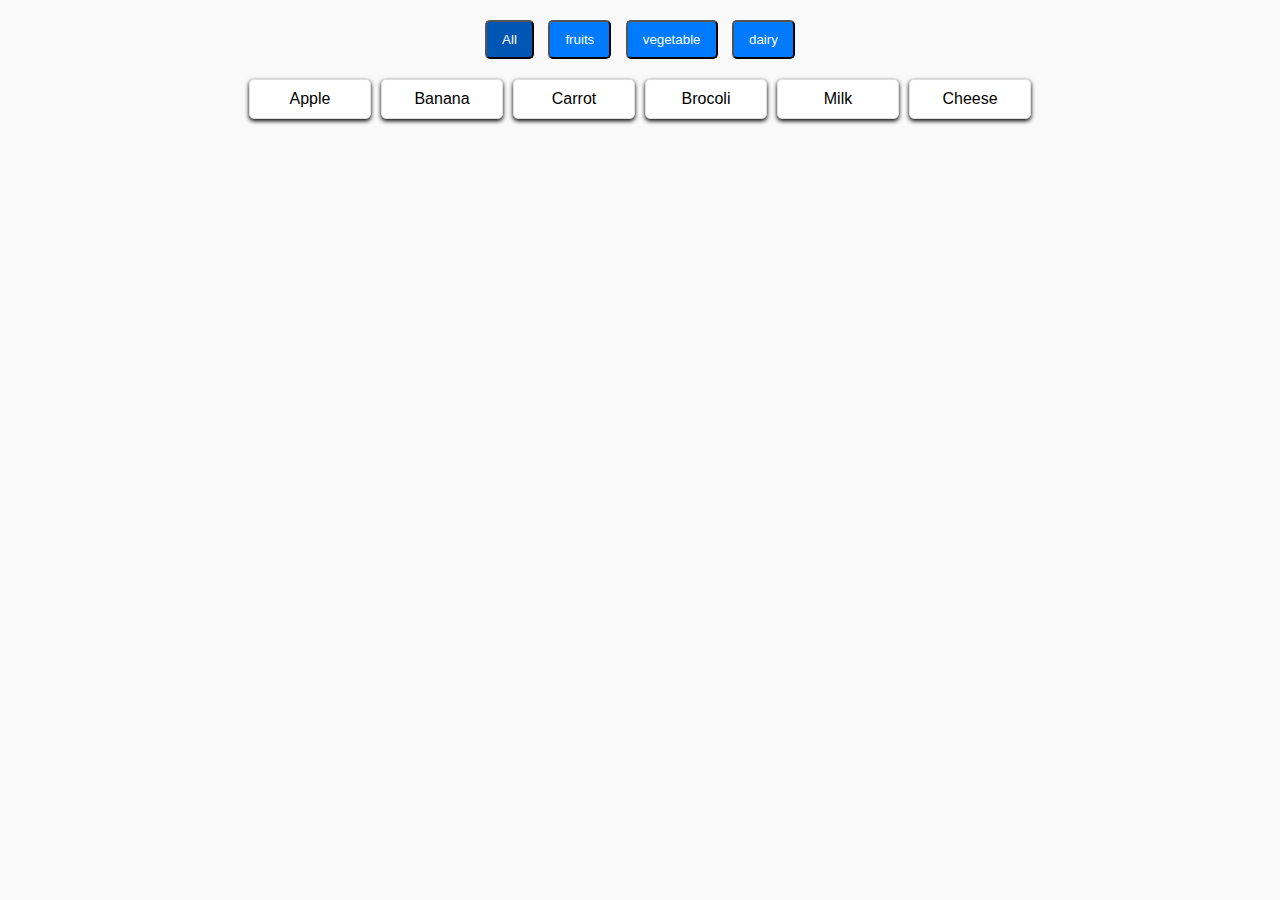
<file: Yunusova/Юнусова 17.05/index.html>
<!DOCTYPE html>
<html lang="en">
<head>
    <meta charset="UTF-8">
    <meta name="viewport" content="width=device-width, initial-scale=1.0">
    <title>Yunusova-17.05</title>
    <link rel="stylesheet" href="style.css">
</head>
<body>
    <div class="filter-buttons">
        <button data-category="all" class="active">All</button>
        <button data-category="fruits">fruits</button>
        <button data-category="vegetable">vegetable</button>
        <button data-category="dairy">dairy</button>

    </div>
    <div class="items">
        <div class="item" data-category="fruits">Apple</div>
        <div class="item" data-category="fruits">Banana</div>
        <div class="item" data-category="vegetable">Carrot</div>
        <div class="item" data-category="vegetable">Brocoli</div>
        <div class="item" data-category="dairy">Milk</div>
        <div class="item" data-category="dairy">Cheese</div>
    </div>


    <script src="main.js"></script>
</body>
</html>
</file>
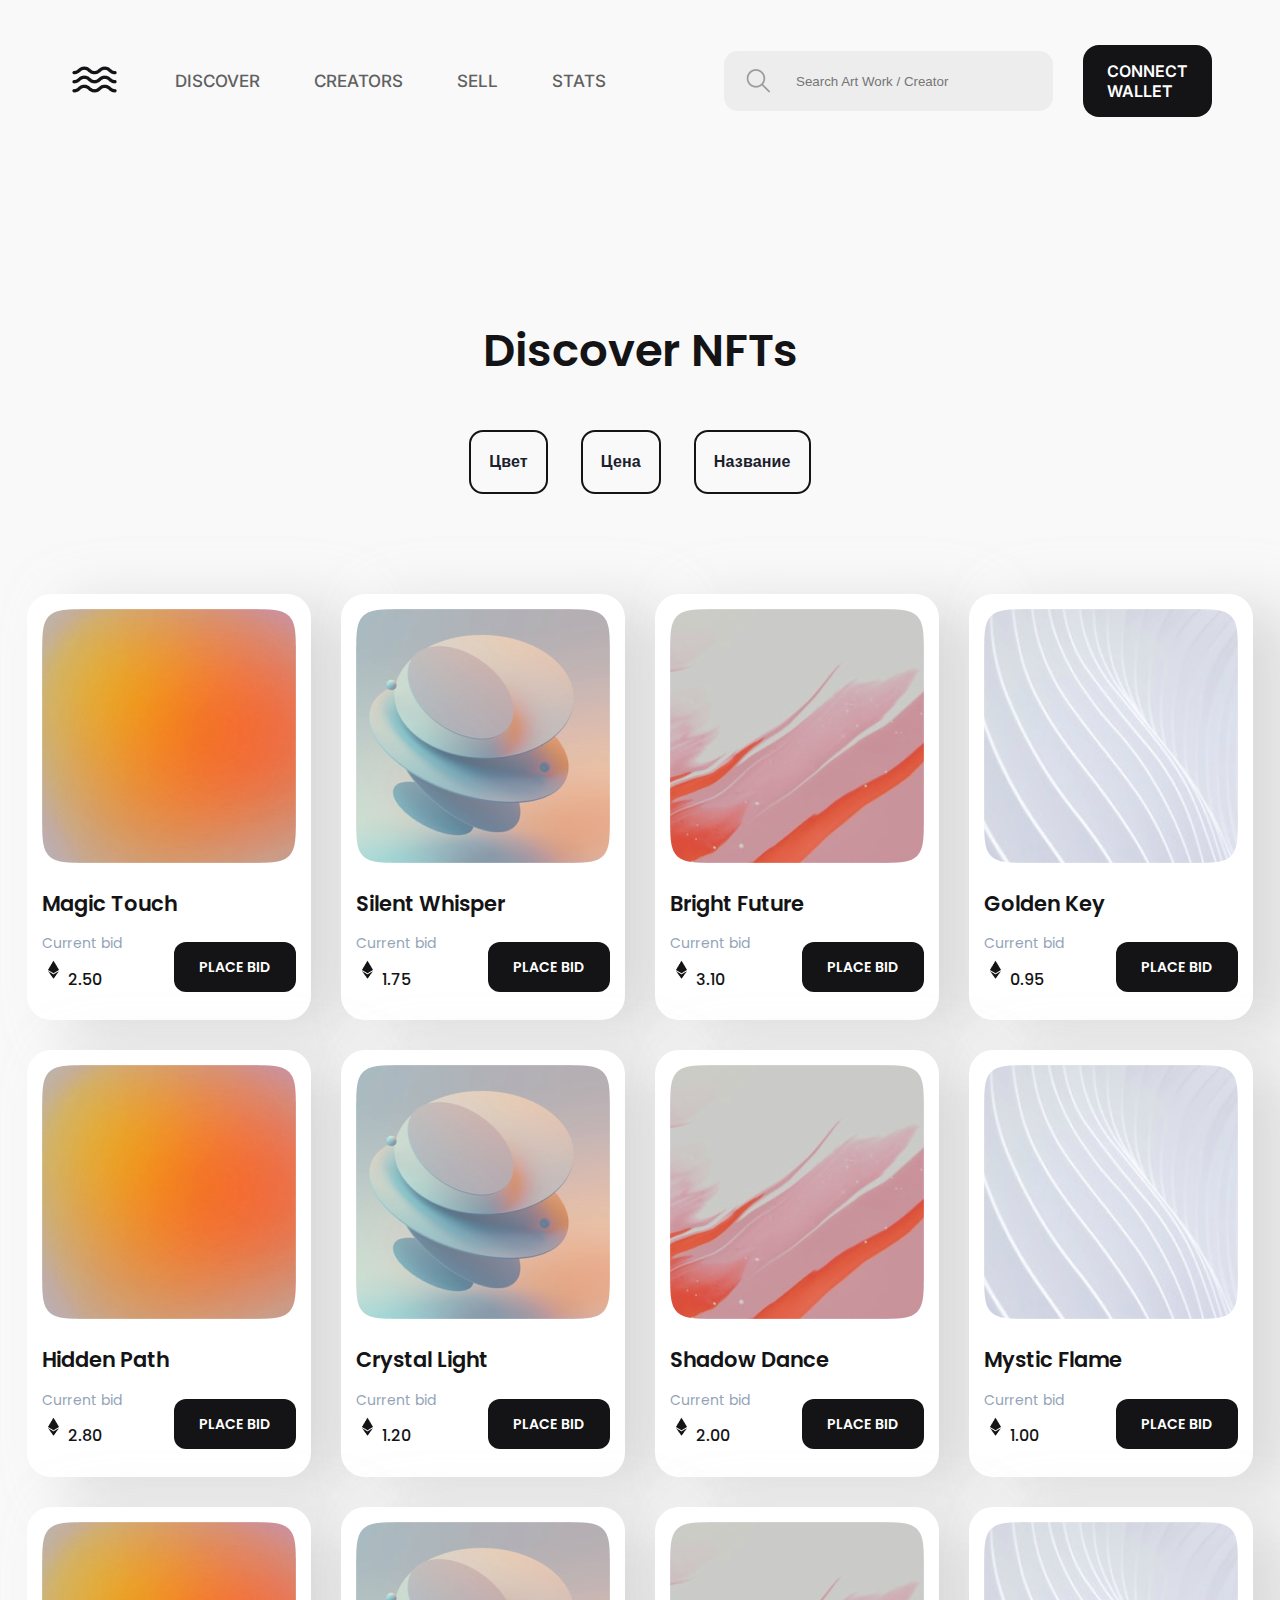
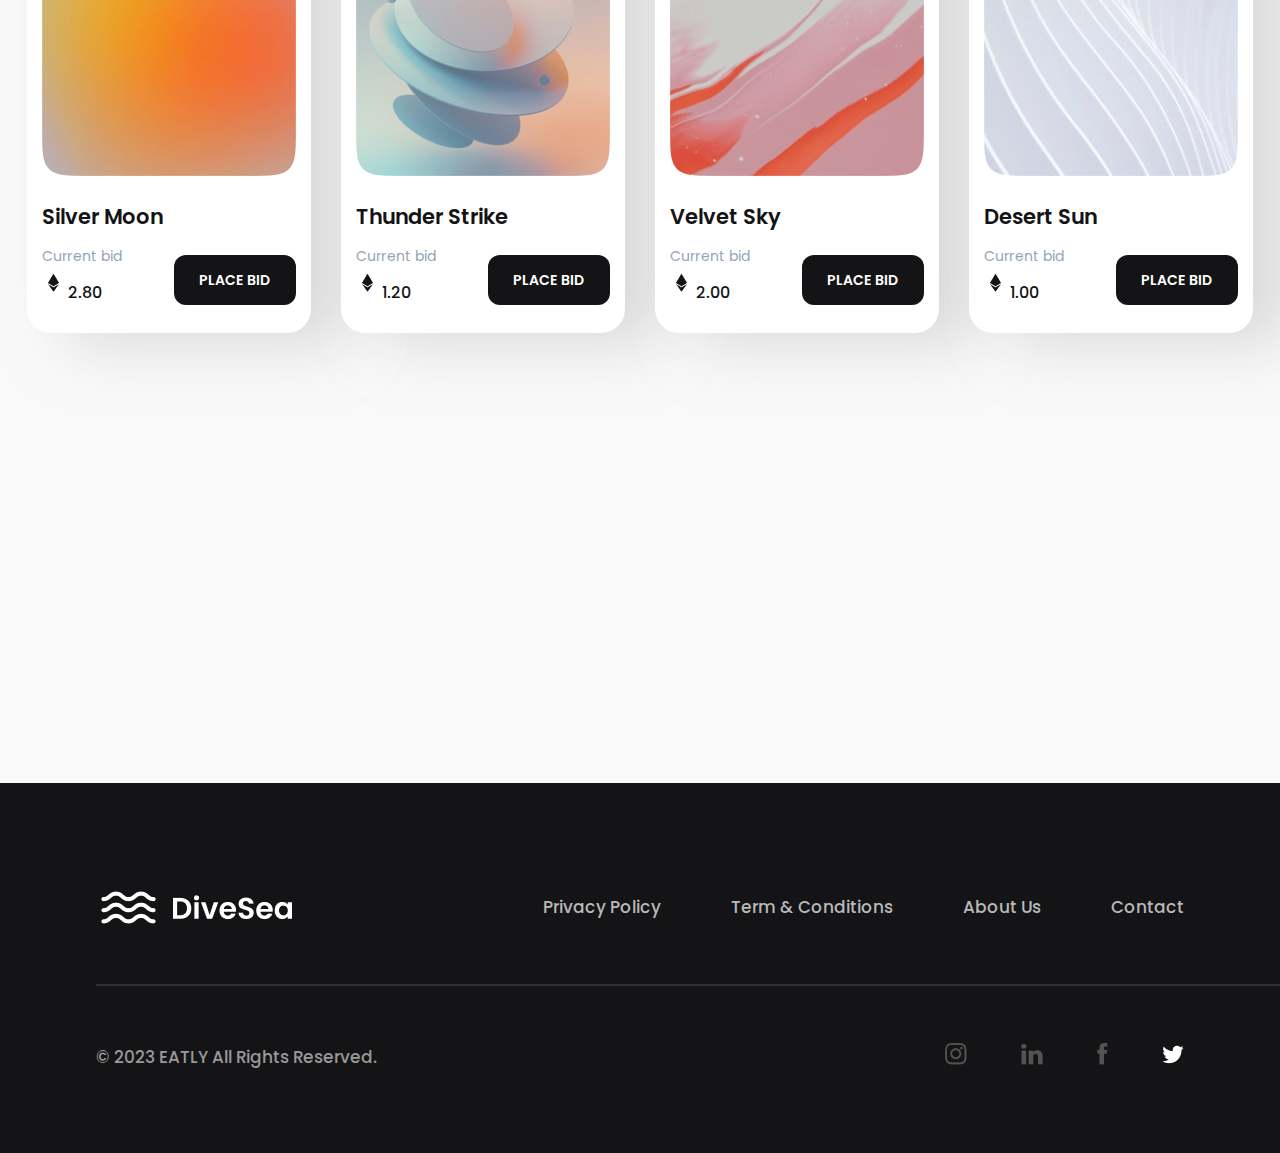
<file: Yunusova/Юнусова макет/index.html>
<!DOCTYPE html>
<html lang="en">
  <head>
    <meta charset="UTF-8" />
    <meta name="viewport" content="width=device-width, initial-scale=1.0" />
    <title>Юнусова-макет</title>
    <link rel="stylesheet" href="./css/main.css" />
  </head>
  <body>
    <nav>
      <div class="container nav_fill">
        <div class="nav_left">
          <ul>
            <li>
              <a href=""><img src="./img/Logo.png" alt="" /></a>
            </li>
            <li><a href="">DISCOVER</a></li>
            <li><a href="">CREATORS</a></li>
            <li><a href="">SELL</a></li>
            <li><a href="">STATS</a></li>
          </ul>
        </div>
        <div class="nav_right">
          <div class="searchall">
            <img src="./img/search.png" alt="лупа" />
            <input type="search" placeholder="Search Art Work / Creator" />
          </div>
          <a href="" class="btn">CONNECT WALLET</a>
        </div>
      </div>
    </nav>

    <section class="section_one">
      <div class="container">
        <h2>Discover NFTs</h2>
        <div class="buttons">
          <a href="#" class="button" id="sort-color">Цвет</a>
          <a href="#" class="button" id="sort-price">Цена</a>
          <a href="#" class="button" id="sort-name">Название</a>
        </div>
      </div>
    </section>

    <section class="section_two">
      <div class="container">
        <div class="cards" id="cards-list">
          <!-- Карточки с данными для сортировки -->
          <div class="card" data-color="1" data-price="2.50" data-name="Magic Touch">
            <img src="./img/card1.png" alt="">
            <h3>Magic Touch</h3>
            <div class="btm">
              <div class="left">
                <p class="top">Current bid</p>
                <div class="bottom">
                  <img src="./img/mdi_ethereum.png" alt="">
                  <p>2.50</p>
                </div>
              </div>
              <div class="right">
                <a href="" class="card_btm">PLACE BID </a>
              </div>
            </div>
          </div>
          <div class="card" data-color="2" data-price="1.75" data-name="Silent Whisper">
            <img src="./img/card2.png" alt="">
            <h3>Silent Whisper</h3>
            <div class="btm">
              <div class="left">
                <p class="top">Current bid</p>
                <div class="bottom">
                  <img src="./img/mdi_ethereum.png" alt="">
                  <p>1.75</p>
                </div>
              </div>
              <div class="right">
                <a href="" class="card_btm">PLACE BID </a>
              </div>
            </div>
          </div>
          <div class="card" data-color="3" data-price="3.10" data-name="Bright Future">
            <img src="./img/card3.png" alt="">
            <h3>Bright Future</h3>
            <div class="btm">
              <div class="left">
                <p class="top">Current bid</p>
                <div class="bottom">
                  <img src="./img/mdi_ethereum.png" alt="">
                  <p>3.10</p>
                </div>
              </div>
              <div class="right">
                <a href="" class="card_btm">PLACE BID </a>
              </div>
            </div>
          </div>
          <div class="card" data-color="4" data-price="0.95" data-name="Golden Key">
            <img src="./img/card4.png" alt="">
            <h3>Golden Key</h3>
            <div class="btm">
              <div class="left">
                <p class="top">Current bid</p>
                <div class="bottom">
                  <img src="./img/mdi_ethereum.png" alt="">
                  <p>0.95</p>
                </div>
              </div>
              <div class="right">
                <a href="" class="card_btm">PLACE BID </a>
              </div>
            </div>
          </div>
          <!-- Повторяем карточки для примера -->
          <div class="card" data-color="1" data-price="2.80" data-name="Hidden Path">
            <img src="./img/card1.png" alt="">
            <h3>Hidden Path</h3>
            <div class="btm">
              <div class="left">
                <p class="top">Current bid</p>
                <div class="bottom">
                  <img src="./img/mdi_ethereum.png" alt="">
                  <p>2.80</p>
                </div>
              </div>
              <div class="right">
                <a href="" class="card_btm">PLACE BID </a>
              </div>
            </div>
          </div>
          <div class="card" data-color="2" data-price="1.20" data-name="Crystal Light">
            <img src="./img/card2.png" alt="">
            <h3>Crystal Light</h3>
            <div class="btm">
              <div class="left">
                <p class="top">Current bid</p>
                <div class="bottom">
                  <img src="./img/mdi_ethereum.png" alt="">
                  <p>1.20</p>
                </div>
              </div>
              <div class="right">
                <a href="" class="card_btm">PLACE BID </a>
              </div>
            </div>
          </div>
          <div class="card" data-color="3" data-price="2.00" data-name="Shadow Dance">
            <img src="./img/card3.png" alt="">
            <h3>Shadow Dance</h3>
            <div class="btm">
              <div class="left">
                <p class="top">Current bid</p>
                <div class="bottom">
                  <img src="./img/mdi_ethereum.png" alt="">
                  <p>2.00</p>
                </div>
              </div>
              <div class="right">
                <a href="" class="card_btm">PLACE BID </a>
              </div>
            </div>
          </div>
          <div class="card" data-color="4" data-price="1.00" data-name="Mystic Flame">
            <img src="./img/card4.png" alt="">
            <h3>Mystic Flame</h3>
            <div class="btm">
              <div class="left">
                <p class="top">Current bid</p>
                <div class="bottom">
                  <img src="./img/mdi_ethereum.png" alt="">
                  <p>1.00</p>
                </div>
              </div>
              <div class="right">
                <a href="" class="card_btm">PLACE BID </a>
              </div>
            </div>
          </div>
          <div class="card" data-color="1" data-price="2.80" data-name="Silver Moon">
            <img src="./img/card1.png" alt="">
            <h3>Silver Moon</h3>
            <div class="btm">
              <div class="left">
                <p class="top">Current bid</p>
                <div class="bottom">
                  <img src="./img/mdi_ethereum.png" alt="">
                  <p>2.80</p>
                </div>
              </div>
              <div class="right">
                <a href="" class="card_btm">PLACE BID </a>
              </div>
            </div>
          </div>
          <div class="card" data-color="2" data-price="1.20" data-name="Thunder Strike">
            <img src="./img/card2.png" alt="">
            <h3>Thunder Strike</h3>
            <div class="btm">
              <div class="left">
                <p class="top">Current bid</p>
                <div class="bottom">
                  <img src="./img/mdi_ethereum.png" alt="">
                  <p>1.20</p>
                </div>
              </div>
              <div class="right">
                <a href="" class="card_btm">PLACE BID </a>
              </div>
            </div>
          </div>
          <div class="card" data-color="3" data-price="2.00" data-name="Velvet Sky">
            <img src="./img/card3.png" alt="">
            <h3>Velvet Sky</h3>
            <div class="btm">
              <div class="left">
                <p class="top">Current bid</p>
                <div class="bottom">
                  <img src="./img/mdi_ethereum.png" alt="">
                  <p>2.00</p>
                </div>
              </div>
              <div class="right">
                <a href="" class="card_btm">PLACE BID </a>
              </div>
            </div>
          </div>
          <div class="card" data-color="4" data-price="1.00" data-name="Desert Sun">
            <img src="./img/card4.png" alt="">
            <h3>Desert Sun</h3>
            <div class="btm">
              <div class="left">
                <p class="top">Current bid</p>
                <div class="bottom">
                  <img src="./img/mdi_ethereum.png" alt="">
                  <p>1.00</p>
                </div>
              </div>
              <div class="right">
                <a href="" class="card_btm">PLACE BID </a>
              </div>
            </div>
          </div>
          <!-- Еще карточки по необходимости -->
        </div>
      </div>
    </section>

    <footer class="footer">
      <div class="container">
        <div class="footer_fill">
          <div class="top">
            <img src="./img/Logofooter.png" alt="">
            <ul>
              <li><a href="">Privacy Policy</a></li>
              <li><a href="">Term & Conditions</a></li>
              <li><a href="">About Us</a></li>
              <li><a href="">Contact</a></li>
            </ul>
          </div>
          <hr>
          <div class="bottom">
            <p>© 2023 EATLY All Rights Reserved.</p>
            <ul>
              <li><img src="./img/insta.png" alt=""></li>
              <li><img src="./img/in.png" alt=""></li>
              <li><img src="./img/facebok.png" alt=""></li>
              <li><img src="./img/twit.png" alt=""></li>
            </ul>
          </div>
        </div>
      </div>
    </footer>

    <!-- СКРИПТ ДЛЯ СОРТИРОВКИ -->
    <script>
      function sortCards(compareFn) {
        const cardsContainer = document.getElementById('cards-list');
        const cards = Array.from(cardsContainer.children);
        cards.sort(compareFn);
        cards.forEach(card => cardsContainer.appendChild(card));
      }

      document.getElementById('sort-color').addEventListener('click', function(e) {
        e.preventDefault();
        sortCards((a, b) => {
          return parseInt(a.dataset.color) - parseInt(b.dataset.color);
        });
      });

      document.getElementById('sort-price').addEventListener('click', function(e) {
        e.preventDefault();
        sortCards((a, b) => {
          return parseFloat(a.dataset.price) - parseFloat(b.dataset.price);
        });
      });

      document.getElementById('sort-name').addEventListener('click', function(e) {
        e.preventDefault();
        sortCards((a, b) => {
          return a.dataset.name.localeCompare(b.dataset.name);
        });
      });
    </script>
  </body>
</html>
</file>
<file: Yunusova/Юнусова 17.05/style.css>
body{
    font-family: Arial, sans-serif;
    display: flex;
    flex-direction: column;
    align-items: center;
    margin: 0;
    padding: 20px;
    background-color: #f9f9f9;
}
.filter-buttons{
    margin-bottom: 20px;

}
.filter-buttons button{
    padding: 10px 15px;
    margin: 0 5px;
    bottom: none;
    background-color: #007bff;
    color: white;
    border-radius: 5px;
    cursor: pointer;
    transition: background-color 0.3s ease;
}
.filter-buttons button:hover{
    background-color: #0056b3;
}
.filter-buttons button.active{
    background-color: #0056b3;
}
.items{
    display: flex;
    flex-wrap: wrap;
    gap: 10px;
    justify-content: center;
}
.item{
    width: 100px;
    padding: 10px;
    border: 1px solid #ddd;
    border-radius: 5px;
    text-align: center;
    background-color: #fff;
    box-shadow: 0 2px 4px rgba(0, 0, 0.1);
}
.hidden{
    display: none;
}
</file>
<file: Yunusova/Юнусова макет/css/main.css>
@charset "UTF-8";
@import url("https://fonts.googleapis.com/css2?family=Inter:ital,opsz,wght@0,14..32,100..900;1,14..32,100..900&family=Poppins:ital,wght@0,100;0,200;0,300;0,400;0,500;0,600;0,700;0,800;0,900;1,100;1,200;1,300;1,400;1,500;1,600;1,700;1,800;1,900&display=swap");
* {
  margin: 0;
  padding: 0;
  box-sizing: border-box;
}

body {
  font-family: "Poppins", sans-serif;
  background-color: #f9f9f9;
}

.container {
  max-width: 1250px;
  margin: 0 auto;
}

a {
  text-decoration: none;
}

ul {
  list-style: none;
}

nav {
  font-family: "Inter", sans-serif;
  display: flex;
  justify-content: center;
  padding: 45px 95px;
}
nav .nav_fill {
  display: flex;
  align-items: center;
  gap: 118px;
}
nav .nav_fill .nav_left ul {
  display: flex;
  align-items: center;
  gap: 54px;
}
nav .nav_fill .nav_left ul li a {
  font-weight: 500;
  font-size: 17px;
  color: #606060;
  transition: all 0.4s ease;
}
nav .nav_fill .nav_left ul li a:hover {
  color: #1f1f1f;
}
nav .nav_fill .nav_right {
  display: flex;
  align-items: center;
  gap: 30px;
}
nav .nav_fill .nav_right .searchall {
  display: flex;
  align-items: center;
  gap: 26px;
  border-radius: 14px;
  background-color: #ededed;
  padding: 18px 80px 18px 22px;
}
nav .nav_fill .nav_right .searchall input {
  border: 0px;
  background-color: #ededed;
}
nav .nav_fill .nav_right .searchall input:focus {
  outline: none; /* убирает стандартную синюю обводку браузера */
  border: none; /* убирает рамку, если она есть */
}
nav .nav_fill .nav_right .searchall input[type=search]::-webkit-search-cancel-button {
  display: none;
}
nav .nav_fill .nav_right a.btn {
  font-weight: 600;
  font-size: 16px;
  color: #fff;
  border-radius: 16px;
  padding: 16px 24px;
  background: #141416;
  transition: all 0.4s ease;
}
nav .nav_fill .nav_right a.btn:hover {
  background: #444449;
}

.section_one {
  font-family: "Poppins", sans-serif;
}
.section_one h2 {
  font-weight: 600;
  font-size: 45px;
  color: #141416;
  margin: 155px 0 45px;
  text-align: center;
}
.section_one .buttons {
  display: flex;
  align-items: center;
  justify-content: center;
  gap: 33px;
  margin-bottom: 100px;
}
.section_one .buttons .button {
  display: flex;
  align-items: center;
  justify-content: center;
  gap: 10px;
  padding: 18px;
  font-weight: 600;
  font-size: 16px;
  line-height: 150%;
  letter-spacing: 0.01em;
  color: #1a202c;
  border: 2.35px solid #141416;
  border-radius: 14px;
  transition: all 0.4s ease;
}
.section_one .buttons .button:hover {
  border: 2.35px solid #ffffff;
}

.section_two {
  font-family: "Poppins", sans-serif;
}
.section_two .cards {
  display: flex;
  justify-content: center;
  flex-wrap: wrap;
  gap: 30px;
  margin-bottom: 450px;
}
.section_two .cards .card {
  padding: 15px 15px 20px 15px;
  border-radius: 24px;
  box-shadow: 39px 12px 59px 0 rgba(199, 199, 199, 0.6);
  background: #fff;
}
.section_two .cards .card img {
  margin-bottom: 19px;
}
.section_two .cards .card h3 {
  font-weight: 600;
  font-size: 21px;
  line-height: 140%;
  color: #141416;
  margin-bottom: 15px;
}
.section_two .cards .card .btm {
  display: flex;
  align-items: center;
  justify-content: space-between;
}
.section_two .cards .card .btm .left .top {
  font-weight: 400;
  font-size: 14px;
  line-height: 150%;
  letter-spacing: 0.01em;
  color: #94a3b8;
  margin-bottom: 5px;
}
.section_two .cards .card .btm .left .bottom {
  display: flex;
  align-items: center;
  gap: 3px;
  font-weight: 500;
  font-size: 16px;
  line-height: 150%;
  color: #141416;
}
.section_two .cards .card .right a.card_btm {
  font-weight: 600;
  font-size: 14px;
  line-height: 150%;
  letter-spacing: 0.01em;
  color: #fff;
  padding: 15px 25px;
  border-radius: 12px;
  background: #141416;
  transition: all 0.4s ease;
}
.section_two .cards .card .right a.card_btm:hover {
  background: #494952;
}

.footer {
  padding: 92px 96px 81px 96px;
  background-color: #141416;
}
.footer .top {
  display: flex;
  align-items: center;
  justify-content: space-between;
  margin-bottom: 44px;
}
.footer .top ul {
  display: flex;
  align-items: center;
  gap: 70px;
}
.footer .top ul li a {
  font-weight: 500;
  font-size: 17px;
  line-height: 150%;
  text-transform: capitalize;
  color: #b9b9b9;
  transition: all 0.4s ease;
}
.footer .top ul li a:hover {
  color: #807a7a;
}
.footer hr {
  border: 1px solid #818181;
  width: 1246px;
  height: 0px;
  opacity: 0.25;
  margin-bottom: 57px;
}
.footer .bottom {
  display: flex;
  align-items: center;
  justify-content: space-between;
}
.footer .bottom p {
  font-weight: 500;
  font-size: 17px;
  line-height: 147%;
  color: #999;
}
.footer .bottom ul {
  display: flex;
  align-items: center;
  gap: 54px;
}/*# sourceMappingURL=main.css.map */
</file>
